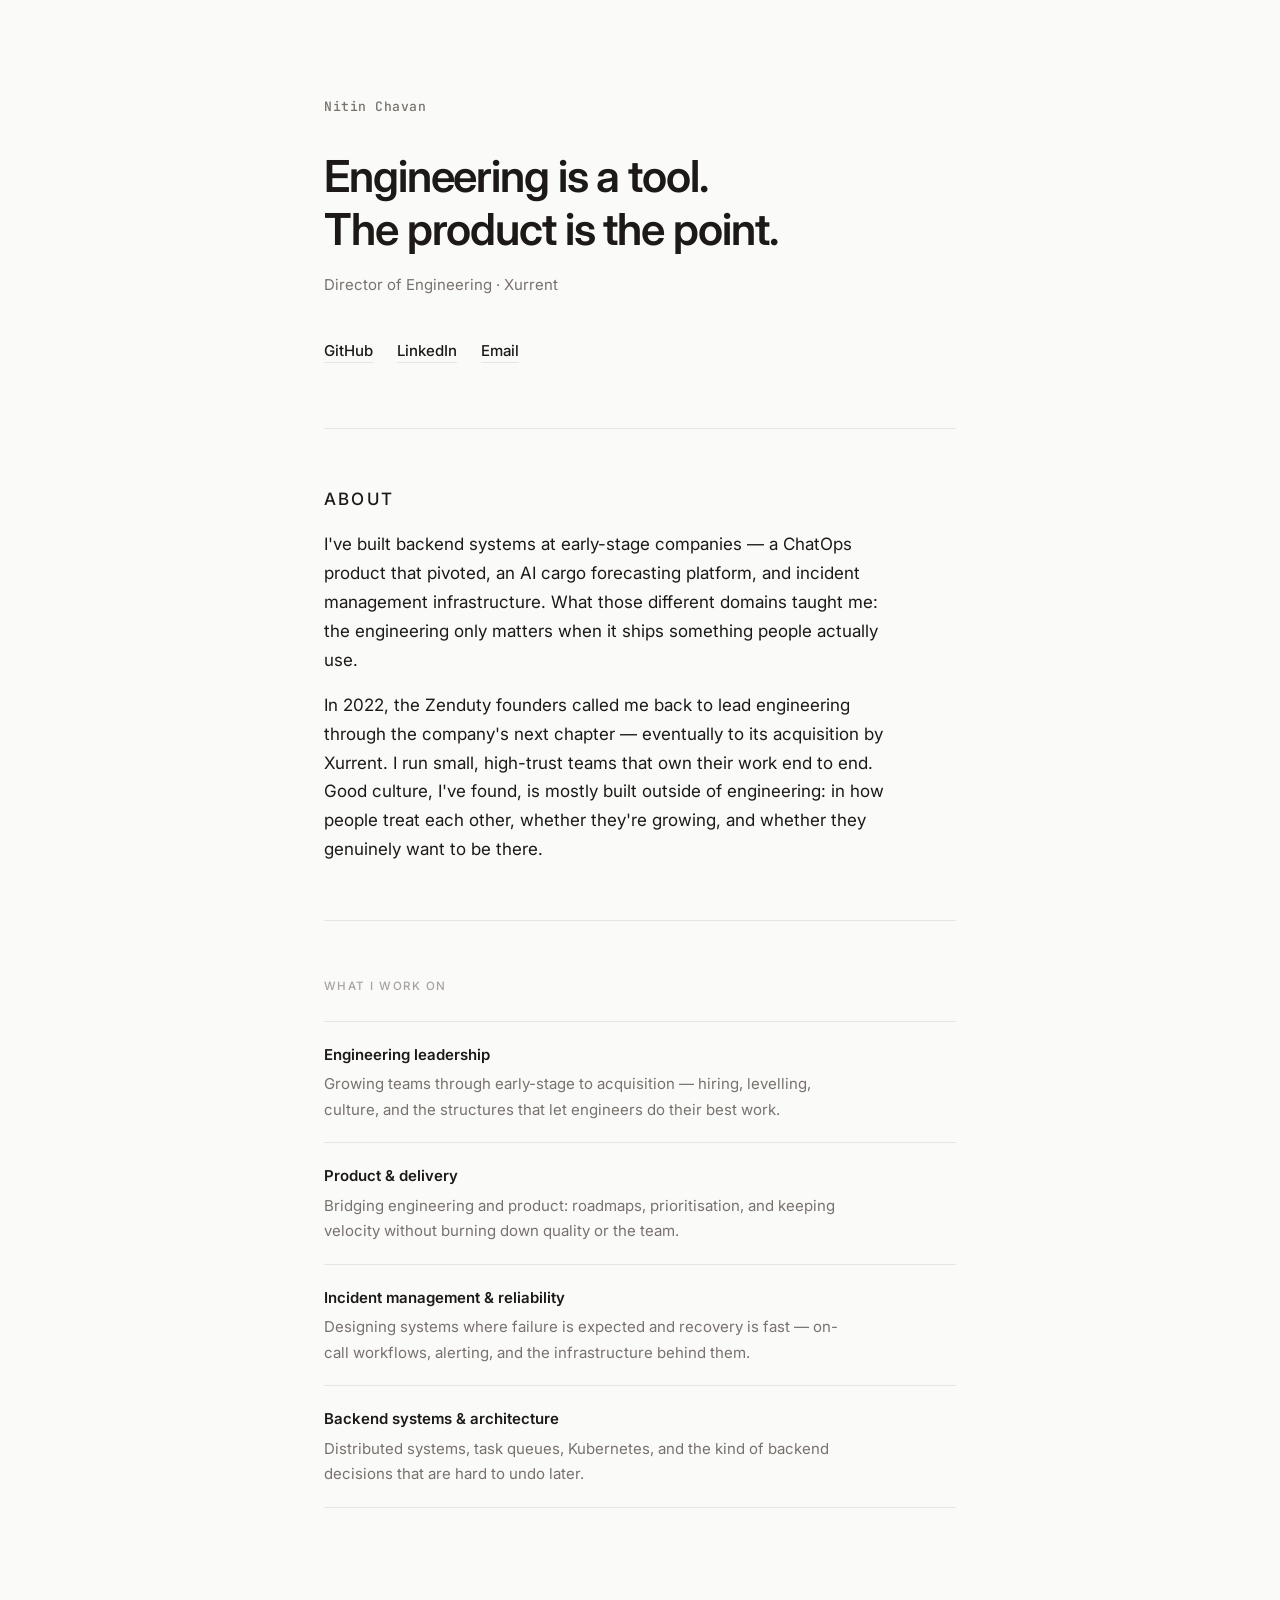
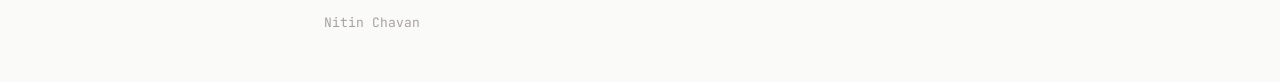
<file: index.html>
<!doctype html>
<html lang="en">
<head>
  <meta charset="utf-8">
  <meta name="viewport" content="width=device-width, initial-scale=1">
  <meta name="description" content="Nitin Chavan — Director of Engineering at Xurrent (formerly Zenduty)">
  <title>Nitin Chavan</title>
  <link rel="icon" href="favicon.ico">
  <link rel="preconnect" href="https://fonts.googleapis.com">
  <link rel="preconnect" href="https://fonts.gstatic.com" crossorigin>
  <link href="https://fonts.googleapis.com/css2?family=Inter:wght@400;500;600&family=JetBrains+Mono:wght@500&display=swap" rel="stylesheet">
  <link rel="stylesheet" href="style.css">
</head>
<body>
  <div class="container">

    <!-- ── Hero ───────────────────────────────────── -->
    <header class="hero">
      <span class="hero-name">Nitin Chavan</span>
      <h1 class="hero-tagline">
        Engineering is a tool.<br>The product is the point.
      </h1>
      <p class="hero-role">Director of Engineering · Xurrent</p>
      <ul class="links">
        <li><a href="https://github.com/nitinbc" target="_blank" rel="noopener noreferrer">GitHub</a></li>
        <li><a href="https://linkedin.com/in/nitin-chavan-363476114" target="_blank" rel="noopener noreferrer">LinkedIn</a></li>
        <li><a href="mailto:hello@nitinbc.github.io">Email</a></li>
      </ul>
    </header>

    <hr class="divider">

    <!-- ── About ──────────────────────────────────── -->
    <section class="about">
      <p class="section-label">About</p>
      <p>
          I've built backend systems at early-stage companies — a ChatOps product
        that pivoted, an AI cargo forecasting platform, and incident management
        infrastructure. What those different domains taught me: the engineering
        only matters when it ships something people actually use.
      </p>
      <p>
        In 2022, the Zenduty founders called me back to lead engineering through
        the company's next chapter — eventually to its acquisition by Xurrent.
        I run small, high-trust teams that own their work end to end. Good
        culture, I've found, is mostly built outside of engineering: in how
        people treat each other, whether they're growing, and whether they
        genuinely want to be there.
      </p>
    </section>

    <hr class="divider">

    <!-- ── Focus ──────────────────────────────────── -->
    <section class="focus">
      <p class="section-label">What I work on</p>
      <ul class="focus-list">
        <li class="focus-item">
          <span class="focus-title">Engineering leadership</span>
          <span class="focus-desc">Growing teams through early-stage to acquisition — hiring, levelling, culture, and the structures that let engineers do their best work.</span>
        </li>
        <li class="focus-item">
          <span class="focus-title">Product &amp; delivery</span>
          <span class="focus-desc">Bridging engineering and product: roadmaps, prioritisation, and keeping velocity without burning down quality or the team.</span>
        </li>
        <li class="focus-item">
          <span class="focus-title">Incident management &amp; reliability</span>
          <span class="focus-desc">Designing systems where failure is expected and recovery is fast — on-call workflows, alerting, and the infrastructure behind them.</span>
        </li>
        <li class="focus-item">
          <span class="focus-title">Backend systems &amp; architecture</span>
          <span class="focus-desc">Distributed systems, task queues, Kubernetes, and the kind of backend decisions that are hard to undo later.</span>
        </li>
      </ul>
    </section>

    <!-- ── Footer ─────────────────────────────────── -->
    <footer class="footer">
      <span>Nitin Chavan</span>
    </footer>

  </div>
</body>
</html>
</file>
<file: style.css>
:root {
  --bg: #fafaf9;
  --text: #1c1917;
  --muted: #78716c;
  --subtle: #a8a29e;
  --accent: #0ea5e9;
  --border: #e7e5e4;
  --max-w: 680px;
  --font-sans: 'Inter', system-ui, -apple-system, sans-serif;
  --font-mono: 'JetBrains Mono', 'Fira Code', monospace;
}

*, *::before, *::after {
  box-sizing: border-box;
  margin: 0;
  padding: 0;
}

body {
  background: var(--bg);
  color: var(--text);
  font-family: var(--font-sans);
  font-size: 1rem;
  line-height: 1.7;
  -webkit-font-smoothing: antialiased;
  -moz-osx-font-smoothing: grayscale;
}

.container {
  max-width: var(--max-w);
  margin: 0 auto;
  padding: 0 1.5rem;
}

/* ── Shared ───────────────────────────────────────── */

.divider {
  border: none;
  border-top: 1px solid var(--border);
  margin: 0;
}

.section-label {
  font-size: 0.71875rem;
  font-weight: 500;
  text-transform: uppercase;
  letter-spacing: 0.13em;
  color: var(--subtle);
  margin-bottom: 1.5rem;
}

/* ── Hero ─────────────────────────────────────────── */

.hero {
  padding: 6rem 0 4rem;
}

.hero-name {
  font-family: var(--font-mono);
  font-size: 0.8125rem;
  font-weight: 500;
  color: var(--muted);
  letter-spacing: 0.04em;
  display: block;
  margin-bottom: 2rem;
}

.hero-tagline {
  font-size: clamp(1.875rem, 4.5vw, 2.75rem);
  font-weight: 600;
  line-height: 1.2;
  letter-spacing: -0.025em;
  color: var(--text);
  margin-bottom: 1rem;
}

.hero-role {
  font-size: 0.9375rem;
  color: var(--muted);
  margin-bottom: 2.5rem;
}

.links {
  display: flex;
  flex-wrap: wrap;
  gap: 1.5rem;
  list-style: none;
}

.links a {
  color: var(--text);
  text-decoration: none;
  font-size: 0.9375rem;
  font-weight: 500;
  border-bottom: 1px solid var(--border);
  padding-bottom: 2px;
  transition: color 0.15s ease, border-color 0.15s ease;
}

.links a:hover {
  color: var(--accent);
  border-color: var(--accent);
}

/* ── About ────────────────────────────────────────── */

.about {
  padding: 3.5rem 0;
}

.about p {
  font-size: 1.0625rem;
  color: var(--text);
  max-width: 580px;
  margin-bottom: 1rem;
}

.about p:last-child {
  margin-bottom: 0;
}

/* ── Focus areas ──────────────────────────────────── */

.focus {
  padding: 3.5rem 0;
}

.focus-list {
  list-style: none;
  display: grid;
  gap: 0;
}

.focus-item {
  display: grid;
  grid-template-columns: 1fr;
  gap: 0.25rem;
  padding: 1.25rem 0;
  border-bottom: 1px solid var(--border);
}

.focus-item:first-child {
  border-top: 1px solid var(--border);
}

.focus-title {
  font-size: 0.9375rem;
  font-weight: 600;
  color: var(--text);
}

.focus-desc {
  font-size: 0.9375rem;
  color: var(--muted);
  max-width: 520px;
}

/* ── Footer ───────────────────────────────────────── */

.footer {
  padding: 3rem 0;
  font-size: 0.8125rem;
  font-family: var(--font-mono);
  color: var(--subtle);
}

/* ── Responsive ───────────────────────────────────── */

@media (max-width: 600px) {
  .hero {
    padding: 4rem 0 3rem;
  }
}
</file>
